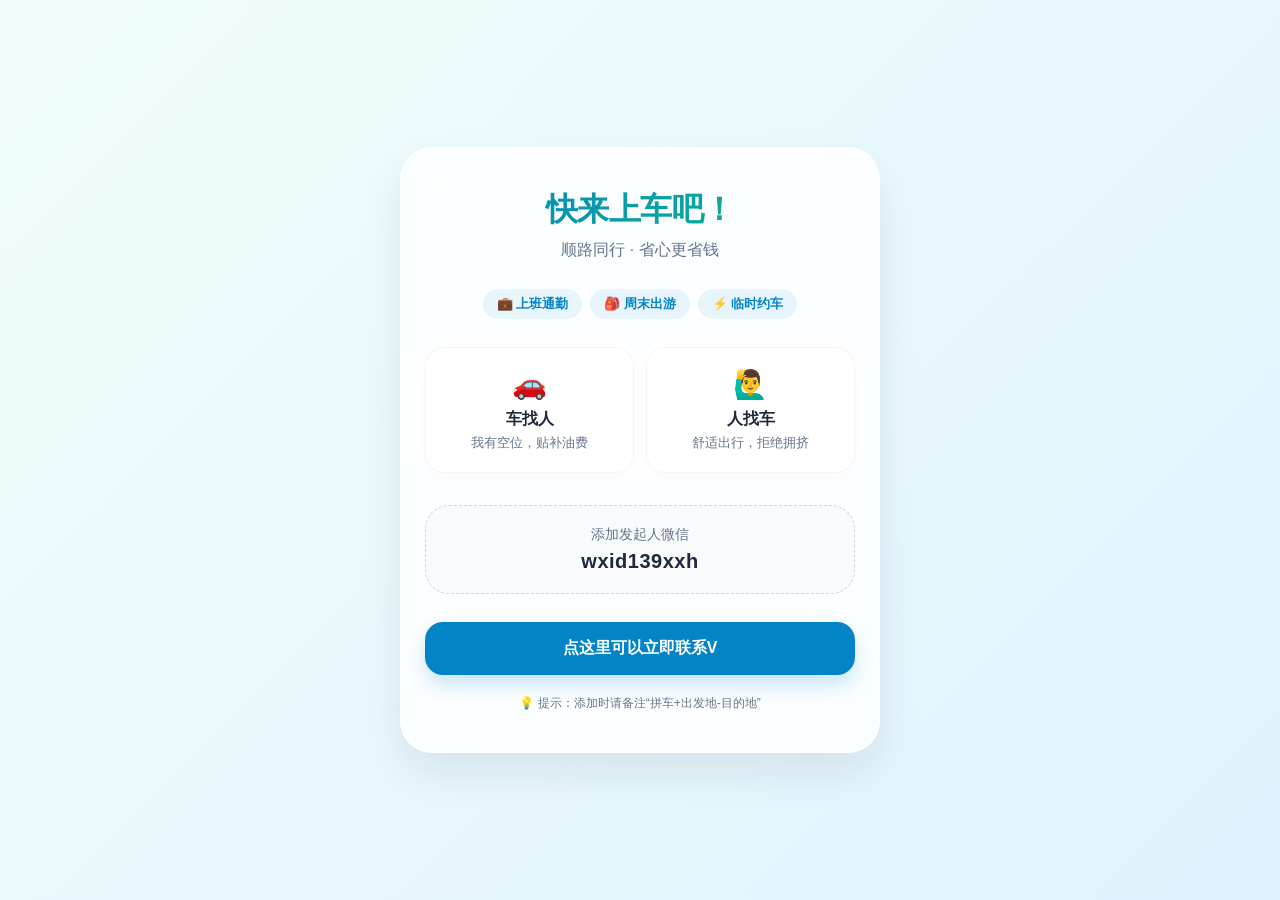
<file: index.html>
<!DOCTYPE html>
<html lang="zh-CN">
<head>
  <meta charset="UTF-8">
  <meta name="viewport" content="width=device-width, initial-scale=1.0">
  <title>business/team上车 </title>
  <style>
    :root {
      --primary-color: #0284c7;
      --primary-hover: #0369a1;
      --accent-color: #10b981;
      --bg-gradient: linear-gradient(135deg, #f0fdfa 0%, #e0f2fe 100%);
      --text-main: #1e293b;
      --text-muted: #64748b;
    }

    * {
      box-sizing: border-box;
      margin: 0;
      padding: 0;
    }

    body {
      font-family: -apple-system, BlinkMacSystemFont, "Segoe UI", Roboto, "Helvetica Neue", Arial, "Microsoft YaHei", sans-serif;
      background: var(--bg-gradient);
      color: var(--text-main);
      min-height: 100vh;
      display: flex;
      justify-content: center;
      align-items: center;
      padding: 20px;
    }

    .container {
      width: 100%;
      max-width: 480px;
      background: rgba(255, 255, 255, 0.85);
      backdrop-filter: blur(20px);
      -webkit-backdrop-filter: blur(20px);
      border-radius: 32px;
      padding: 40px 24px;
      box-shadow: 0 20px 40px rgba(15, 23, 42, 0.08);
      border: 1px solid rgba(255, 255, 255, 0.6);
      text-align: center;
    }

    /* 头部设计 */
    .header h1 {
      font-size: 32px;
      font-weight: 800;
      letter-spacing: -0.5px;
      background: linear-gradient(135deg, #0284c7, #10b981);
      -webkit-background-clip: text;
      -webkit-text-fill-color: transparent;
      margin-bottom: 8px;
    }

    .header p {
      font-size: 16px;
      color: var(--text-muted);
      font-weight: 500;
    }

    /* 标签流 */
    .tags-container {
      display: flex;
      justify-content: center;
      gap: 8px;
      margin: 28px 0;
      flex-wrap: wrap;
    }

    .tag {
      font-size: 13px;
      font-weight: 600;
      padding: 6px 14px;
      border-radius: 999px;
      background: rgba(2, 132, 199, 0.08);
      color: var(--primary-color);
    }

    /* 核心功能卡片 */
    .info-grid {
      display: grid;
      grid-template-columns: 1fr 1fr;
      gap: 12px;
      margin-bottom: 32px;
    }

    .info-card {
      background: white;
      padding: 20px 16px;
      border-radius: 20px;
      border: 1px solid rgba(0, 0, 0, 0.04);
      box-shadow: 0 4px 12px rgba(0, 0, 0, 0.02);
      transition: transform 0.2s;
    }

    .info-card:hover {
      transform: translateY(-2px);
    }

    .info-card .icon {
      font-size: 28px;
      margin-bottom: 8px;
    }

    .info-card h3 {
      font-size: 16px;
      font-weight: 700;
      margin-bottom: 4px;
    }

    .info-card p {
      font-size: 13px;
      color: var(--text-muted);
    }

    /* 联系区域 */
    .contact-section {
      background: #f8fafc;
      border-radius: 24px;
      padding: 20px;
      border: 1px dashed #cbd5e1;
      margin-bottom: 28px;
    }

    .contact-title {
      font-size: 14px;
      color: var(--text-muted);
      margin-bottom: 6px;
      font-weight: 500;
    }

    .contact-value {
      font-size: 20px;
      font-weight: 700;
      color: var(--text-main);
      letter-spacing: 0.5px;
    }

    /* 按钮 */
    .btn-action {
      display: block;
      width: 100%;
      background: var(--primary-color);
      color: white;
      text-decoration: none;
      padding: 16px;
      border-radius: 18px;
      font-size: 16px;
      font-weight: 700;
      box-shadow: 0 10px 20px rgba(2, 132, 199, 0.2);
      transition: all 0.2s;
    }

    .btn-action:hover {
      background: var(--primary-hover);
      box-shadow: 0 10px 25px rgba(2, 132, 199, 0.3);
      transform: translateY(-1px);
    }

    .footer-note {
      margin-top: 20px;
      font-size: 12px;
      color: var(--text-muted);
    }
  </style>
</head>
<body>

  <div class="container">
    <!-- 头部区 -->
    <div class="header">
      <h1>快来上车吧！</h1>
      <p>顺路同行 · 省心更省钱</p >
    </div>

    <!-- 场景标签 -->
    <div class="tags-container">
      <span class="tag">💼 上班通勤</span>
      <span class="tag">🎒 周末出游</span>
      <span class="tag">⚡ 临时约车</span>
    </div>

    <!-- 核心意向卡片 -->
    <div class="info-grid">
      <div class="info-card">
        <div class="icon">🚗</div>
        <h3>车找人</h3>
        <p>我有空位，贴补油费</p >
      </div>
      <div class="info-card">
        <div class="icon">🙋‍♂️</div>
        <h3>人找车</h3>
        <p>舒适出行，拒绝拥挤</p >
      </div>
    </div>

    <!-- 联系方式卡片 -->
    <div class="contact-section">
      <div class="contact-title">添加发起人微信</div>
      <div class="contact-value">wxid139xxh</div>
    </div>

    <!-- 行动按钮 -->
    <a class="btn-action" href="weixin://">点这里可以立即联系V</a >
    
    <div class="footer-note">
      💡 提示：添加时请备注“拼车+出发地-目的地”
    </div>
  </div>

</body>
</html>
</file>
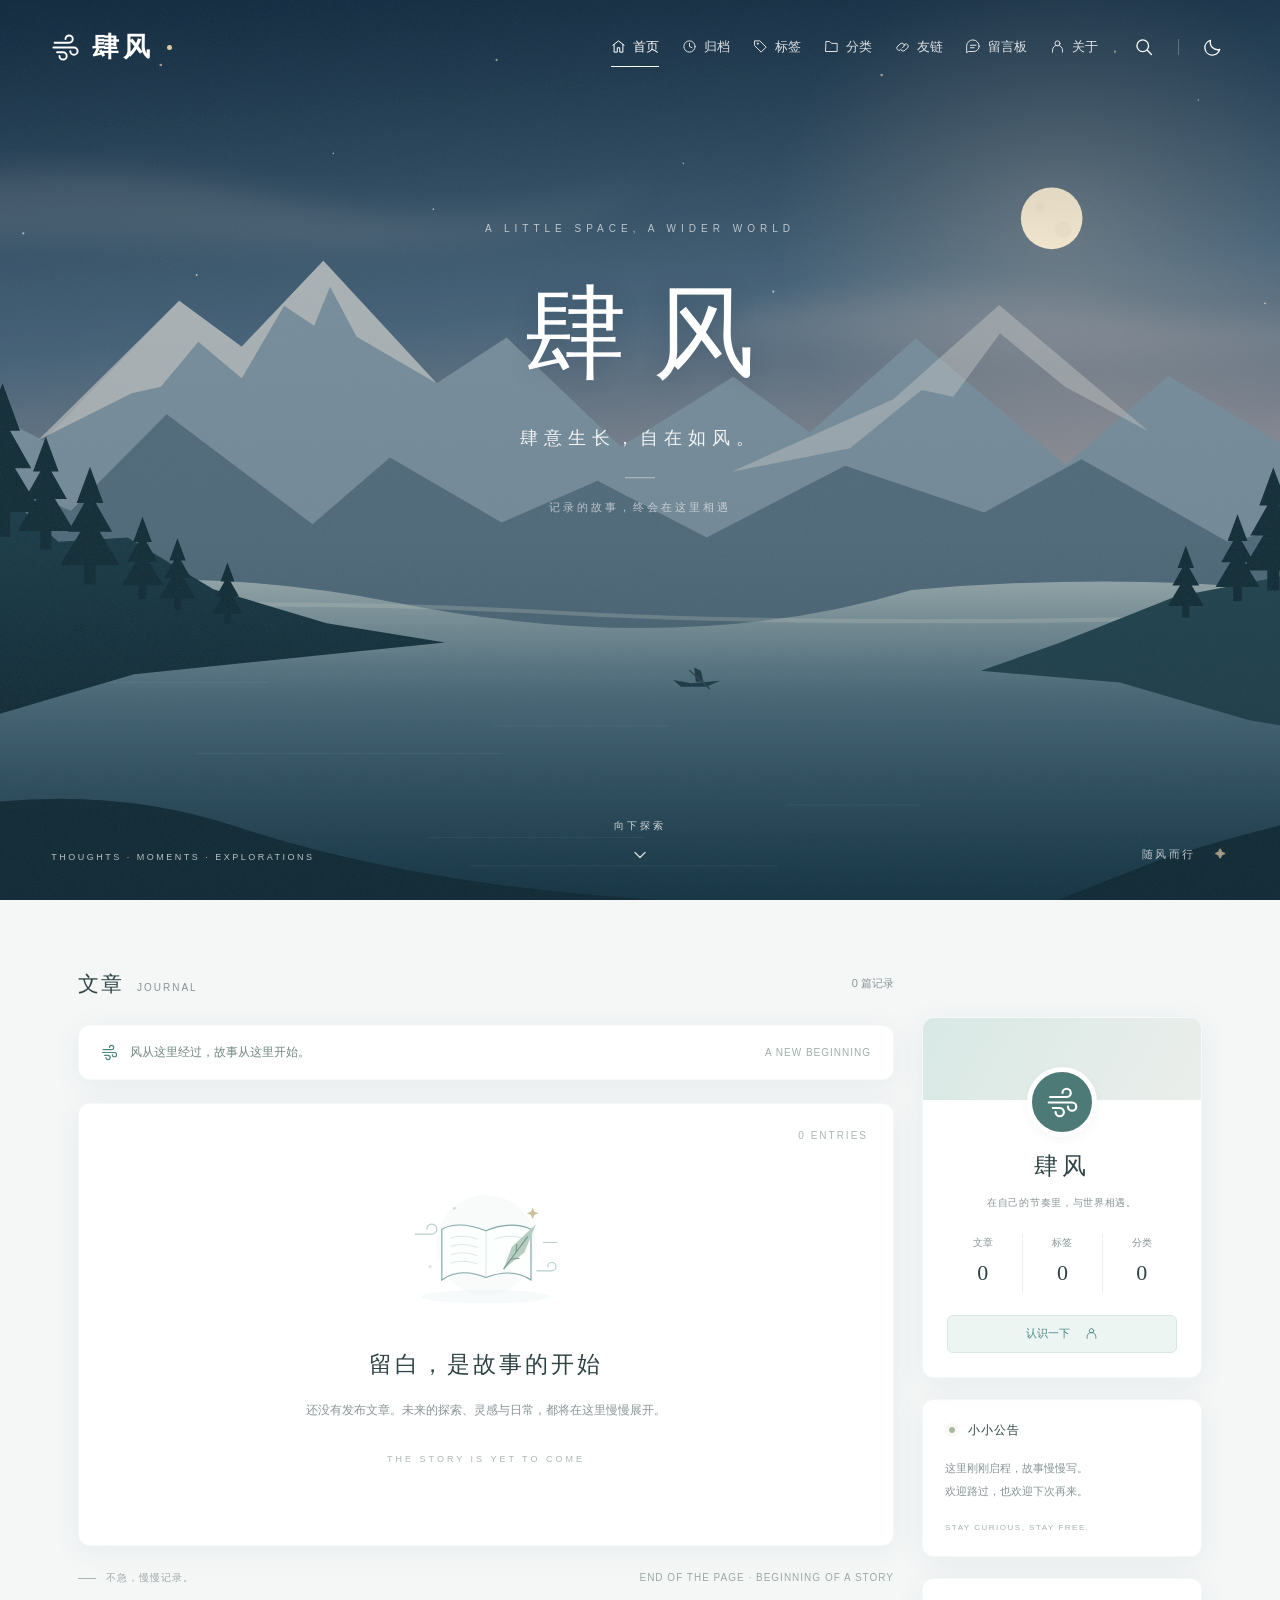
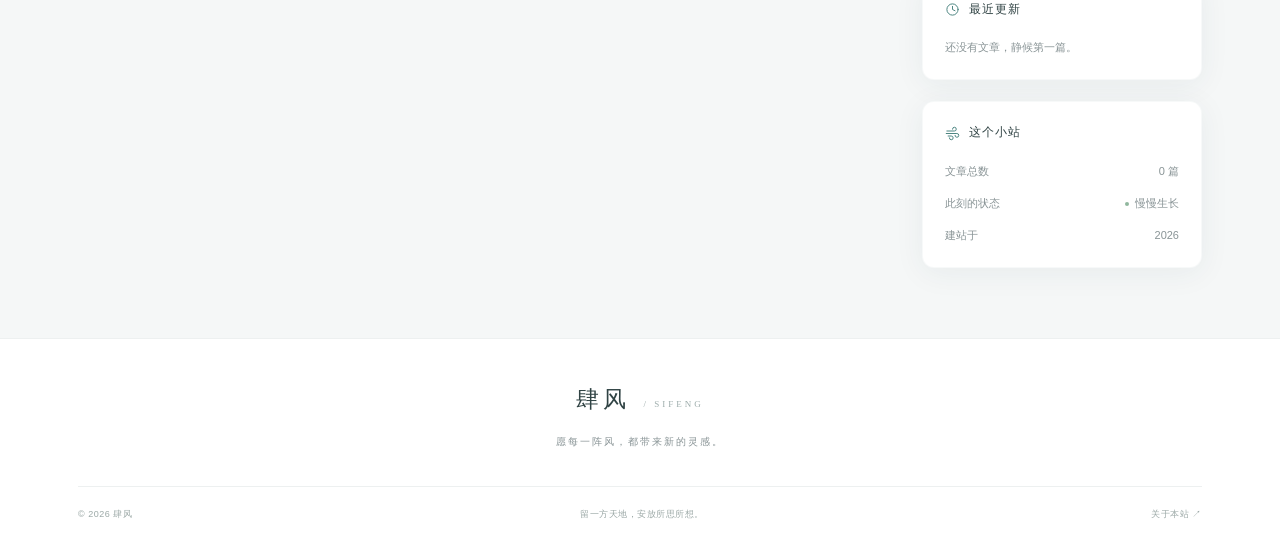
<file: sifeng/index.html>
<!doctype html>
<html lang="zh-CN">
<head>
  <meta charset="UTF-8"><meta name="viewport" content="width=device-width, initial-scale=1">
  <meta name="description" content="肆风，记录探索、灵感与生活的个人空间。">
  <meta name="theme-color" content="#182d40"><title>肆风 · 自在如风</title>
  <link rel="icon" href="assets/wind.svg" type="image/svg+xml">
  <link rel="stylesheet" href="style.css"><link rel="stylesheet" href="guestbook.css?v=1"><script src="site.config.js" defer></script><script src="guestbook.js?v=2" defer></script><script src="app.js?v=guestbook1" defer></script>
</head>
<body>
  <svg class="icon-defs" xmlns="http://www.w3.org/2000/svg" aria-hidden="true"><defs>
    <symbol id="i-wind" viewBox="0 0 24 24"><path d="M3 8h12a3 3 0 1 0-3-3M2 12h17a3 3 0 1 1-3 3M5 16h5a3 3 0 1 1-3 3"/></symbol>
    <symbol id="i-home" viewBox="0 0 24 24"><path d="m3 10 9-7 9 7M5 9v12h5v-7h4v7h5V9"/></symbol>
    <symbol id="i-clock" viewBox="0 0 24 24"><circle cx="12" cy="12" r="9"/><path d="M12 7v5l4 2"/></symbol>
    <symbol id="i-tag" viewBox="0 0 24 24"><path d="M3 3h8l10 10-8 8L3 11Z"/><circle cx="7.5" cy="7.5" r="1"/></symbol>
    <symbol id="i-folder" viewBox="0 0 24 24"><path d="M3 7V4h6l3 3h9v13H3Z"/></symbol>
    <symbol id="i-user" viewBox="0 0 24 24"><circle cx="12" cy="7" r="4"/><path d="M4 21v-3a8 8 0 0 1 16 0v3"/></symbol>
    <symbol id="i-search" viewBox="0 0 24 24"><circle cx="10.5" cy="10.5" r="7"/><path d="m16 16 5 5"/></symbol>
    <symbol id="i-arrow" viewBox="0 0 24 24"><path d="m6 9 6 6 6-6"/></symbol>
    <symbol id="i-menu" viewBox="0 0 24 24"><path d="M4 6h16M4 12h16M4 18h16"/></symbol>
    <symbol id="i-moon" viewBox="0 0 24 24"><path d="M20 15A9 9 0 0 1 9 4a9 9 0 1 0 11 11Z"/></symbol>
    <symbol id="i-link" viewBox="0 0 24 24"><path d="m10 13 4-4M8 15l-2 2a4 4 0 0 1-5-5l5-5a4 4 0 0 1 6 0m0 2 2-2a4 4 0 0 1 5 5l-5 5a4 4 0 0 1-6 0" transform="translate(2 1)"/></symbol>
    <symbol id="i-book" viewBox="0 0 24 24"><path d="M12 5C8 2 4 3 2 4v15c4-2 7-1 10 1 3-2 6-3 10-1V4c-4-2-7-1-10 1Zm0 0v15"/></symbol>
    <symbol id="i-message" viewBox="0 0 24 24"><path d="M21 11.5a8.5 8.5 0 0 1-8.5 8.5H4l-3 2V11.5a10 10 0 0 1 20 0Z"/><path d="M7 10h9M7 14h6"/></symbol>
  </defs></svg>
  <header id="hero" class="hero">
    <div class="hero-art" aria-hidden="true"></div><div class="hero-shade"></div>
    <nav class="topbar" aria-label="主导航">
      <a href="#/" class="brand"><svg class="icon"><use href="#i-wind"/></svg><span data-site-name>肆风</span><span class="brand-dot"></span></a>
      <div class="nav-links" id="nav-links">
        <a href="#/" data-route="home"><svg class="icon"><use href="#i-home"/></svg>首页</a>
        <a href="#/archives" data-route="archives"><svg class="icon"><use href="#i-clock"/></svg>归档</a>
        <a href="#/tags" data-route="tags"><svg class="icon"><use href="#i-tag"/></svg>标签</a>
        <a href="#/categories" data-route="categories"><svg class="icon"><use href="#i-folder"/></svg>分类</a>
        <a href="#/links" data-route="links"><svg class="icon"><use href="#i-link"/></svg>友链</a>
        <a href="#/guestbook" data-route="guestbook"><svg class="icon"><use href="#i-message"/></svg>留言板</a>
        <a href="#/about" data-route="about"><svg class="icon"><use href="#i-user"/></svg>关于</a>
      </div>
      <div class="nav-actions"><button class="icon-button" id="search-button" aria-label="搜索文章"><svg class="icon"><use href="#i-search"/></svg></button><span class="nav-divider"></span><button class="icon-button" id="theme-button" aria-label="切换深色模式" aria-pressed="false"><svg class="icon"><use href="#i-moon"/></svg></button><button class="icon-button mobile-menu" id="menu-button" aria-expanded="false" aria-controls="nav-links" aria-label="展开导航"><svg class="icon"><use href="#i-menu"/></svg></button></div>
    </nav>
    <div class="hero-copy"><p class="hero-eyebrow">A LITTLE SPACE, A WIDER WORLD</p><h1 id="hero-title">肆风</h1><p class="hero-subtitle" id="hero-subtitle">肆意生长，自在如风。</p><span class="hero-rule"></span><p class="hero-note">记录的故事，终会在这里相遇</p></div>
    <div class="hero-bottom"><span class="hero-coordinate">THOUGHTS · MOMENTS · EXPLORATIONS</span><a href="#content" class="scroll-cue" aria-label="向下浏览"><span>向下探索</span><svg class="icon"><use href="#i-arrow"/></svg></a><span class="hero-season">随风而行 <span>✦</span></span></div>
  </header>
  <main class="page-layout" id="content" tabindex="-1">
    <section class="main-column" id="main-view" aria-live="polite"></section>
    <aside class="sidebar" aria-label="博客信息">
      <section class="card profile-card"><div class="profile-banner"></div><div class="avatar"><svg class="icon"><use href="#i-wind"/></svg></div><h2 data-site-name>肆风</h2><p id="profile-bio">在自己的节奏里，与世界相遇。</p><div class="stats"><a href="#/archives"><span>文章</span><strong id="post-count">0</strong></a><a href="#/tags"><span>标签</span><strong id="tag-count">0</strong></a><a href="#/categories"><span>分类</span><strong id="category-count">0</strong></a></div><a class="profile-link" href="#/about">认识一下<svg class="icon"><use href="#i-user"/></svg></a></section>
      <section class="card sidebar-card"><h3><span class="small-orb"></span>小小公告</h3><p id="announcement">这里刚刚启程，故事慢慢写。<br>欢迎路过，也欢迎下次再来。</p><span class="tiny-caption">STAY CURIOUS, STAY FREE.</span></section>
      <section class="card sidebar-card"><h3><svg class="icon"><use href="#i-clock"/></svg>最近更新</h3><div id="recent-posts" class="sidebar-empty">还没有文章，静候第一篇。</div></section>
      <section class="card sidebar-card site-info"><h3><svg class="icon"><use href="#i-wind"/></svg>这个小站</h3><p><span>文章总数</span><span id="info-count">0 篇</span></p><p><span>此刻的状态</span><span class="status"><i></i>慢慢生长</span></p><p><span>建站于</span><span>2026</span></p></section>
    </aside>
  </main>
  <footer class="footer"><a class="footer-brand" href="#/">肆风<span> / SIFENG</span></a><p>愿每一阵风，都带来新的灵感。</p><div class="footer-bottom"><span>© <span id="year">2026</span> 肆风</span><span>留一方天地，安放所思所想。</span><a href="#/about">关于本站 ↗</a></div></footer>
  <button id="back-to-top" class="back-to-top" aria-label="返回顶部"><svg class="icon"><use href="#i-arrow"/></svg></button>
  <dialog id="search-dialog"><div class="search-heading"><h2>寻找一些片刻</h2><button id="search-close" class="close-button" aria-label="关闭搜索">×</button></div><label class="search-field"><svg class="icon"><use href="#i-search"/></svg><input id="search-input" type="search" placeholder="输入标题、标签或关键词…" autocomplete="off" aria-label="搜索文章关键词"></label><div id="search-results" class="search-results" aria-live="polite"></div><p class="search-hint"><kbd>Esc</kbd> 关闭 · 在这里，寻找曾经的灵感</p></dialog>
</body></html>
</file>
<file: sifeng/style.css>
:root{--bg:#f5f7f7;--card:#fff;--text:#304344;--muted:#899496;--line:#edf0f0;--accent:#4d8581;--soft:#edf5f3;--shadow:0 5px 30px #253e4910;--serif:'Noto Serif SC','Songti SC','SimSun',serif;color-scheme:light}*{box-sizing:border-box}html{scroll-behavior:smooth;scroll-padding-top:30px}body{margin:0;background:var(--bg);color:var(--text);font-family:'Microsoft YaHei','PingFang SC',sans-serif;font-size:14px;line-height:1.8}a{color:inherit;text-decoration:none}button,input{font:inherit}button,a,input{ -webkit-tap-highlight-color:transparent}button{cursor:pointer}button:focus-visible,a:focus-visible,input:focus-visible{outline:2px solid #83bdb5;outline-offset:5px}button{color:inherit}.icon-defs{position:absolute;width:0;height:0;overflow:hidden}.icon{width:20px;height:20px;fill:none;stroke:currentColor;stroke-width:1.6;stroke-linecap:round;stroke-linejoin:round;flex-shrink:0}.hero{height:100svh;min-height:660px;max-height:1200px;position:relative;color:white;isolation:isolate;overflow:hidden}.hero-art{position:absolute;inset:0;background:#234456 url('assets/landscape.svg') center/cover no-repeat;z-index:-3;animation:arrive 1.5s ease-out}.hero-shade{position:absolute;inset:0;background:linear-gradient(180deg,#091e3640,transparent 30%,#152d390c 60%,#10283365);z-index:-2}.topbar{height:94px;padding:0 4%;display:flex;align-items:center;gap:40px;position:relative;z-index:5}.brand{display:flex;align-items:center;gap:12px;font-family:var(--serif);font-size:27px;letter-spacing:4px;font-weight:600;margin-right:auto}.brand .icon{width:29px;height:29px}.brand-dot{height:5px;width:5px;background:#d9c9ae;border-radius:50%;margin-left:1px}.nav-links{display:flex;gap:29px;align-items:center}.nav-links a{display:flex;align-items:center;gap:7px;font-size:13px;opacity:.85;padding:8px 0;position:relative;white-space:nowrap}.nav-links .icon{width:15px;height:15px}.nav-links a:after{content:'';position:absolute;left:0;bottom:0;width:0;height:1px;background:white;transition:width .25s}.nav-links a:hover,.nav-links a.active{opacity:1}.nav-links a.active:after,.nav-links a:hover:after{width:100%}.nav-actions{display:flex;align-items:center;gap:18px}.icon-button{background:none;border:0;display:grid;place-items:center;padding:6px;color:inherit}.icon-button:hover{opacity:.65}.nav-divider{width:1px;height:16px;background:#ffffff40}.mobile-menu{display:none}.hero-copy{position:absolute;top:41%;left:50%;transform:translate(-50%,-50%);width:90%;text-align:center;animation:copy-arrive 1.2s ease-out}.hero-eyebrow{font-size:10px;letter-spacing:5px;opacity:.65;margin:0 0 24px}.hero-copy h1{font-family:var(--serif);font-size:clamp(76px,8vw,120px);letter-spacing:.25em;text-indent:.25em;line-height:1.4;font-weight:400;margin:0;text-shadow:0 3px 25px #132c3930}.hero-subtitle{font-family:var(--serif);letter-spacing:6px;font-size:18px;margin:17px 0 22px;opacity:.9}.hero-rule{display:block;width:30px;height:1px;background:#ffffff70;margin:0 auto}.hero-note{font-size:11px;letter-spacing:3px;opacity:.6;margin:20px 0 0}.hero-bottom{position:absolute;bottom:35px;left:4%;right:4%;display:flex;align-items:end;justify-content:space-between}.hero-coordinate,.hero-season{font-size:9px;letter-spacing:2.5px;opacity:.7}.hero-season{font-size:11px}.hero-season span{margin-left:14px;color:#e2c9a5}.scroll-cue{position:absolute;left:50%;transform:translateX(-50%);display:flex;flex-direction:column;align-items:center;gap:10px;font-size:10px;letter-spacing:3px;opacity:.8}.scroll-cue .icon{animation:float 2.2s ease-in-out infinite}.page-layout{max-width:1180px;margin:0 auto;padding:65px 28px 70px;display:grid;grid-template-columns:minmax(0,1fr) 280px;gap:28px;outline:0}.main-column{min-width:0}.section-heading{display:flex;align-items:center;justify-content:space-between;margin:0 0 22px;min-height:30px}.section-heading h2{font-size:21px;font-weight:500;letter-spacing:2px;margin:0}.section-heading h2 small{font-size:10px;color:var(--muted);font-weight:400;letter-spacing:2px;margin-left:13px}.section-heading>span{color:var(--muted);font-size:11px}.card{background:var(--card);border:1px solid #dce5e53b;border-radius:12px;box-shadow:var(--shadow);overflow:hidden}.welcome-strip{display:flex;align-items:center;gap:12px;padding:16px 22px;margin-bottom:23px;font-size:12px;color:#738782}.welcome-strip .icon{color:var(--accent);width:17px;height:17px}.welcome-strip>span:last-child{margin-left:auto;font-size:10px;letter-spacing:1px;color:#a1aeac}.empty-panel{min-height:443px;display:flex;align-items:center;justify-content:center;text-align:center;padding:38px 25px;position:relative}.empty-illustration{display:block;width:200px;height:140px;margin:0 auto 24px;color:var(--accent)}.empty-panel h3{font-family:var(--serif);font-size:23px;letter-spacing:3px;font-weight:400;margin:0 0 12px}.empty-panel p{font-size:12px;line-height:2.2;color:var(--muted);margin:0}.empty-panel .empty-caption{font-size:9px;letter-spacing:3px;margin-top:26px;color:#abb6b5}.empty-number{position:absolute;right:25px;top:23px;font-size:10px;letter-spacing:2px;color:#abb6b5}.below-note{margin-top:23px;display:flex;justify-content:space-between;color:#9ca8a6;font-size:10px;letter-spacing:1px}.below-note span:first-child:before{content:'';display:inline-block;width:18px;height:1px;background:#a4b6b0;vertical-align:middle;margin-right:10px}.sidebar{padding-top:52px;display:flex;flex-direction:column;gap:21px}.profile-card{text-align:center;position:relative;padding:0 24px 24px}.profile-banner{height:82px;background:linear-gradient(120deg,#d8e9e5,#ebeeeb);margin:0 -24px}.avatar{margin:-33px auto 8px;width:70px;height:70px;border:5px solid var(--card);border-radius:50%;background:#4d7a76;color:#fff;display:grid;place-items:center;position:relative;box-shadow:0 3px 10px #2343360c}.avatar .icon{width:33px;height:33px}.profile-card h2{font-family:var(--serif);font-size:24px;letter-spacing:4px;font-weight:500;margin:5px 0}.profile-card>p{font-size:10px;letter-spacing:.7px;color:var(--muted);margin:6px -5px 22px}.stats{display:flex;justify-content:space-around;margin:0 -4px 22px}.stats a{width:33.33%;display:flex;flex-direction:column;gap:1px}.stats a+a{border-left:1px solid var(--line)}.stats span{font-size:10px;color:var(--muted)}.stats strong{font-size:22px;font-family:Georgia,serif;font-weight:400}.profile-link{border:1px solid #d9e7e3;background:var(--soft);display:flex;align-items:center;justify-content:center;gap:15px;font-size:11px;color:var(--accent);padding:8px;border-radius:6px;transition:background .2s}.profile-link:hover{background:#dcece6}.profile-link .icon{width:13px;height:13px}.sidebar-card{padding:20px 22px}.sidebar-card h3{font-size:12px;font-weight:500;display:flex;align-items:center;gap:9px;margin:0 0 16px;letter-spacing:1px}.sidebar-card h3 .icon{width:15px;height:15px;color:var(--accent)}.small-orb{width:6px;height:6px;border-radius:50%;background:#a7ba9f;box-shadow:0 0 0 4px #a7ba9f15;margin:0 4px}.sidebar-card>p,.sidebar-empty{font-size:11px;line-height:2.1;color:var(--muted);margin:0}.tiny-caption{font-size:8px;letter-spacing:1.5px;color:#a5b3af;display:block;margin-top:18px}.site-info p{display:flex;justify-content:space-between;margin-bottom:9px}.site-info p:last-child{margin:0}.status{display:flex;align-items:center;gap:6px}.status i{width:4px;height:4px;border-radius:50%;background:#90b79e}.footer{background:var(--card);border-top:1px solid var(--line);text-align:center;padding:40px 28px 0}.footer-brand{font-family:var(--serif);font-size:23px;letter-spacing:4px}.footer-brand span{font-family:Georgia,serif;font-size:9px;letter-spacing:3px;color:#9dacab;margin-left:8px}.footer>p{font-size:10px;letter-spacing:2px;color:var(--muted);margin:12px 0 35px}.footer-bottom{border-top:1px solid var(--line);max-width:1124px;margin:0 auto;padding:19px 0;display:flex;justify-content:space-between;color:#9ba8a6;font-size:9px;letter-spacing:.5px}.back-to-top{position:fixed;bottom:25px;right:25px;border:1px solid var(--line);border-radius:8px;box-shadow:var(--shadow);background:var(--card);width:38px;height:38px;display:grid;place-items:center;opacity:0;pointer-events:none;transition:opacity .2s;z-index:10}.back-to-top.visible{opacity:1;pointer-events:auto}.back-to-top .icon{transform:rotate(180deg);width:17px;height:17px}.hero.inner{height:310px;min-height:310px}.hero.inner .hero-copy{top:61%}.hero.inner h1{font-size:42px;letter-spacing:7px}.hero.inner .hero-subtitle{font-size:12px;letter-spacing:3px;margin-top:10px}.hero.inner .hero-eyebrow,.hero.inner .hero-rule,.hero.inner .hero-note,.hero.inner .hero-bottom{display:none}.hero.inner .hero-art{background-position:center 48%}.hero.inner~.page-layout{padding-top:48px}.page-intro{padding:27px 30px;border-bottom:1px solid var(--line)}.page-intro p{font-size:12px;color:var(--muted);margin:0}.about-panel{padding:45px;min-height:300px}.about-panel h3{font-family:var(--serif);font-size:26px;font-weight:400;letter-spacing:3px;margin:0 0 18px}.about-panel p{font-size:13px;color:var(--muted);line-height:2.4;white-space:pre-wrap}.about-kicker{display:block;font-size:9px;letter-spacing:3px;color:var(--accent);margin-bottom:15px}.filter-list{display:flex;gap:10px;flex-wrap:wrap;padding:25px}.filter-chip{border:1px solid var(--line);background:var(--soft);padding:6px 14px;border-radius:20px;font-size:12px}.post-card{display:block;padding:30px;margin-bottom:20px}.post-card:hover h3{color:var(--accent)}.post-card h3{font-size:21px;font-weight:500;margin:9px 0}.post-card p{color:var(--muted);font-size:13px}.post-meta{font-size:10px;color:var(--muted);letter-spacing:1px}.article{padding:36px}.article h2{font-family:var(--serif);font-size:30px;font-weight:400}.article-body{white-space:pre-wrap;line-height:2.2;font-size:14px}.archive-row{padding:17px 26px;display:flex;gap:25px;border-bottom:1px solid var(--line)}.archive-row time{font-size:11px;color:var(--muted)}.friend-row{display:block;padding:20px 25px;border-bottom:1px solid var(--line)}.friend-row span{display:block;color:var(--muted);font-size:12px}dialog{width:min(560px,calc(100% - 32px));margin:15vh auto auto;border:1px solid var(--line);background:var(--card);color:var(--text);border-radius:14px;box-shadow:0 20px 100px #152b3e40;padding:26px}dialog::backdrop{background:#142d3c80;backdrop-filter:blur(7px)}.search-heading{display:flex;justify-content:space-between;align-items:center;margin-bottom:20px}.search-heading h2{font-family:var(--serif);font-size:21px;font-weight:400;letter-spacing:2px;margin:0}.close-button{border:0;background:none;font-size:28px;line-height:1;color:var(--muted)}.search-field{display:flex;gap:10px;align-items:center;border-bottom:1px solid #aecac1;padding:10px 0;color:var(--accent)}.search-field input{width:100%;border:0;outline:0;background:transparent;color:var(--text);font-size:13px}.search-results{padding:35px 0;text-align:center;color:var(--muted);font-size:12px;max-height:45vh;overflow-y:auto}.search-result{display:block;text-align:left;padding:14px;border-bottom:1px solid var(--line)}.search-result small{display:block;color:var(--muted)}.search-hint{border-top:1px solid var(--line);padding-top:16px;font-size:10px;color:var(--muted);margin:0}kbd{font:10px monospace;border:1px solid var(--line);border-radius:3px;padding:2px 5px;margin-right:5px}.error-note{padding:15px;border:1px solid var(--line);margin-bottom:20px;font-size:12px;color:var(--muted)}[data-theme=dark]{--bg:#192426;--card:#222f31;--text:#d1dcda;--muted:#92a4a2;--line:#354445;--accent:#8eb9b1;--soft:#2a403e;--shadow:0 5px 30px #00000015;color-scheme:dark}[data-theme=dark] .profile-banner{background:linear-gradient(120deg,#344d49,#283e3f)}[data-theme=dark] .card{border-color:#465d5826}::selection{background:#bdd6ce;color:#214638}@keyframes float{50%{transform:translateY(5px)}}@keyframes arrive{from{transform:scale(1.045);opacity:.6}to{transform:scale(1);opacity:1}}@keyframes copy-arrive{from{opacity:0;translate:0 15px}to{opacity:1;translate:0 0}}
@media(min-width:1600px){.hero-copy{top:43%}.topbar{height:110px}}@media(max-width:1050px){.nav-links{gap:18px}.topbar{gap:25px}.page-layout{grid-template-columns:minmax(0,1fr) 255px;gap:22px}.hero-coordinate{font-size:8px;letter-spacing:1.5px}}@media(max-width:760px){.hero{min-height:620px;max-height:950px}.topbar{height:76px;padding:0 23px;gap:14px}.brand{font-size:24px;gap:8px}.brand .icon{width:25px}.nav-actions{gap:12px}.nav-divider{display:none}.mobile-menu{display:grid}.nav-links{display:none;position:absolute;top:68px;left:16px;right:16px;padding:20px;background:#1b3546f2;border:1px solid #ffffff20;border-radius:12px;backdrop-filter:blur(15px);grid-template-columns:1fr 1fr;gap:10px 24px}.nav-links.open{display:grid}.nav-links a{padding:8px}.hero-copy{top:39%}.hero-copy h1{font-size:83px}.hero-eyebrow{font-size:8px;letter-spacing:3px}.hero-subtitle{font-size:14px;letter-spacing:4px}.hero-note{font-size:9px;letter-spacing:2px}.hero-bottom{bottom:30px;left:24px;right:24px}.hero-coordinate{display:none}.hero-season{font-size:9px;opacity:.6}.hero-bottom .hero-season{margin-left:auto}.hero-art{background-position:57% center}.scroll-cue{font-size:9px}.page-layout{grid-template-columns:1fr;padding:36px 18px 40px;gap:28px}.section-heading h2{font-size:19px}.section-heading h2 small{font-size:9px;margin-left:10px}.sidebar{padding-top:0;display:grid;grid-template-columns:1fr 1fr;gap:16px;align-items:start}.profile-card{grid-row:span 2}.sidebar .site-info{grid-column:1/-1}.empty-panel{min-height:365px;padding:35px 15px}.empty-panel h3{font-size:20px}.empty-panel p{font-size:11px}.welcome-strip{padding:14px 17px;font-size:11px}.welcome-strip>span:last-child{display:none}.below-note{font-size:9px;letter-spacing:0}.footer{padding:30px 20px 0}.footer-bottom{font-size:8px;gap:8px}.footer-bottom>span:nth-child(2){display:none}.hero.inner{height:260px;min-height:260px}.hero.inner h1{font-size:35px}.hero.inner~.page-layout{padding-top:32px}.about-panel{padding:30px}.article{padding:25px}.back-to-top{right:14px;bottom:16px}.sidebar-card{padding:18px}.tiny-caption{font-size:7px;letter-spacing:.7px}.profile-card{padding-left:18px;padding-right:18px}.profile-banner{margin:0 -18px}.profile-card>p{font-size:9px}}@media(max-width:380px){.sidebar{grid-template-columns:1fr}.profile-card{grid-row:auto}.hero-season{display:none}}@media(prefers-reduced-motion:reduce){html{scroll-behavior:auto}*,*:before,*:after{animation:none!important;transition:none!important}}
</file>
<file: sifeng/guestbook.css>
.guestbook-welcome{padding:34px 36px;margin-bottom:23px;background:linear-gradient(125deg,var(--card) 65%,var(--soft))}.guestbook-welcome h3{font-family:var(--serif);font-size:28px;font-weight:400;letter-spacing:3px;margin:0 0 15px}.guestbook-welcome>p{font-size:13px;color:var(--muted);line-height:2.2;margin:0}.guestbook-actions{display:flex;align-items:center;gap:24px;margin:26px 0 15px;flex-wrap:wrap}.guestbook-primary{display:inline-flex;align-items:center;justify-content:center;gap:10px;border-radius:7px;background:var(--accent);color:var(--card);font-size:12px;padding:11px 18px;transition:filter .2s}.guestbook-primary:hover{filter:brightness(.92)}.guestbook-primary .icon{width:17px;height:17px}.guestbook-primary>span{margin-left:8px}.guestbook-thread{font-size:11px;color:var(--muted)}.guestbook-thread:hover{color:var(--accent)}.guestbook-welcome>.guestbook-help{font-size:10px;line-height:1.9;max-width:460px}.guestbook-toolbar{display:flex;align-items:center;justify-content:space-between;gap:12px;padding:21px 26px;border-bottom:1px solid var(--line)}.guestbook-toolbar h3{font-size:13px;font-weight:500;letter-spacing:1px;margin:0}.guestbook-toolbar h3 span{font-size:10px;font-weight:400;color:var(--muted);margin-left:12px}.guestbook-toolbar button,.guestbook-pagination button{background:var(--soft);color:var(--accent);border:1px solid var(--line);border-radius:5px;padding:5px 11px;font-size:11px}.guestbook-toolbar button:disabled,.guestbook-pagination button:disabled{opacity:.55;cursor:wait}.guestbook-status{font-size:11px;line-height:1.9;color:var(--muted);padding:0 26px;margin:0}.guestbook-status:not(:empty){padding-top:16px}.guestbook-status.is-error{color:var(--text)}.guestbook-empty{text-align:center;padding:35px 24px 42px;min-height:278px}.guestbook-art{width:175px;height:110px;color:var(--accent);display:block;margin:0 auto 15px}.guestbook-empty h4{font-family:var(--serif);font-size:20px;letter-spacing:2px;font-weight:400;margin:0 0 10px}.guestbook-empty p{color:var(--muted);font-size:11px;line-height:2;margin:0}.guestbook-empty a{color:var(--accent);text-decoration:underline;text-underline-offset:3px}.guestbook-footnote{text-align:center;border-top:1px solid var(--line);padding:15px 16px;font-size:9px;color:var(--muted);letter-spacing:1px;margin:0}.guestbook-comment{display:flex;align-items:start;gap:13px;padding:25px 26px;border-bottom:1px solid var(--line)}.guestbook-comment:last-child{border-bottom:0}.guestbook-avatar{width:35px;height:35px;flex-shrink:0;border-radius:50%;display:grid;place-items:center;background:var(--soft);color:var(--accent);font-family:Georgia,serif;font-size:17px}.guestbook-comment-main{min-width:0;flex:1}.guestbook-comment header{display:flex;align-items:center;gap:9px;flex-wrap:wrap}.guestbook-author{font-size:12px;font-weight:500;overflow-wrap:anywhere}.guestbook-owner{background:var(--soft);border-radius:3px;color:var(--accent);font-size:9px;padding:0 5px}.guestbook-date{margin-left:auto;font-size:9px;color:var(--muted)}.guestbook-body{font-size:13px;line-height:2;white-space:pre-wrap;overflow-wrap:anywhere;margin:12px 0 9px}.guestbook-reply{font-size:10px;color:var(--accent)}.guestbook-pagination{text-align:center}.guestbook-pagination:has(button:not([hidden])){padding:0 20px 22px}.guestbook-pagination button[hidden]{display:none}.nav-links{gap:23px}.topbar{gap:30px}
@media(min-width:761px) and (max-width:950px){.topbar{height:80px;gap:20px}.mobile-menu{display:grid}.nav-divider{display:none}.nav-links{display:none;position:absolute;top:72px;left:20px;right:20px;padding:20px;background:#1b3546f2;border:1px solid #ffffff20;border-radius:12px;backdrop-filter:blur(15px);grid-template-columns:repeat(4,1fr);gap:12px 24px}.nav-links.open{display:grid}.nav-links a{padding:8px}}
@media(max-width:760px){.guestbook-welcome{padding:26px 23px}.guestbook-welcome h3{font-size:24px}.guestbook-welcome>p{font-size:12px}.guestbook-actions{gap:16px;margin-top:22px}.guestbook-primary{padding:10px 14px;font-size:11px}.guestbook-toolbar{padding:18px 20px}.guestbook-empty{padding-left:18px;padding-right:18px}.guestbook-status{padding-left:20px;padding-right:20px}.guestbook-comment{padding:21px 18px;gap:10px}.guestbook-avatar{width:30px;height:30px;font-size:15px}.guestbook-date{font-size:8px}.guestbook-body{font-size:12px}.guestbook-toolbar h3 span{margin-left:7px}.nav-links{gap:10px 24px}.topbar{gap:14px}}
</file>
